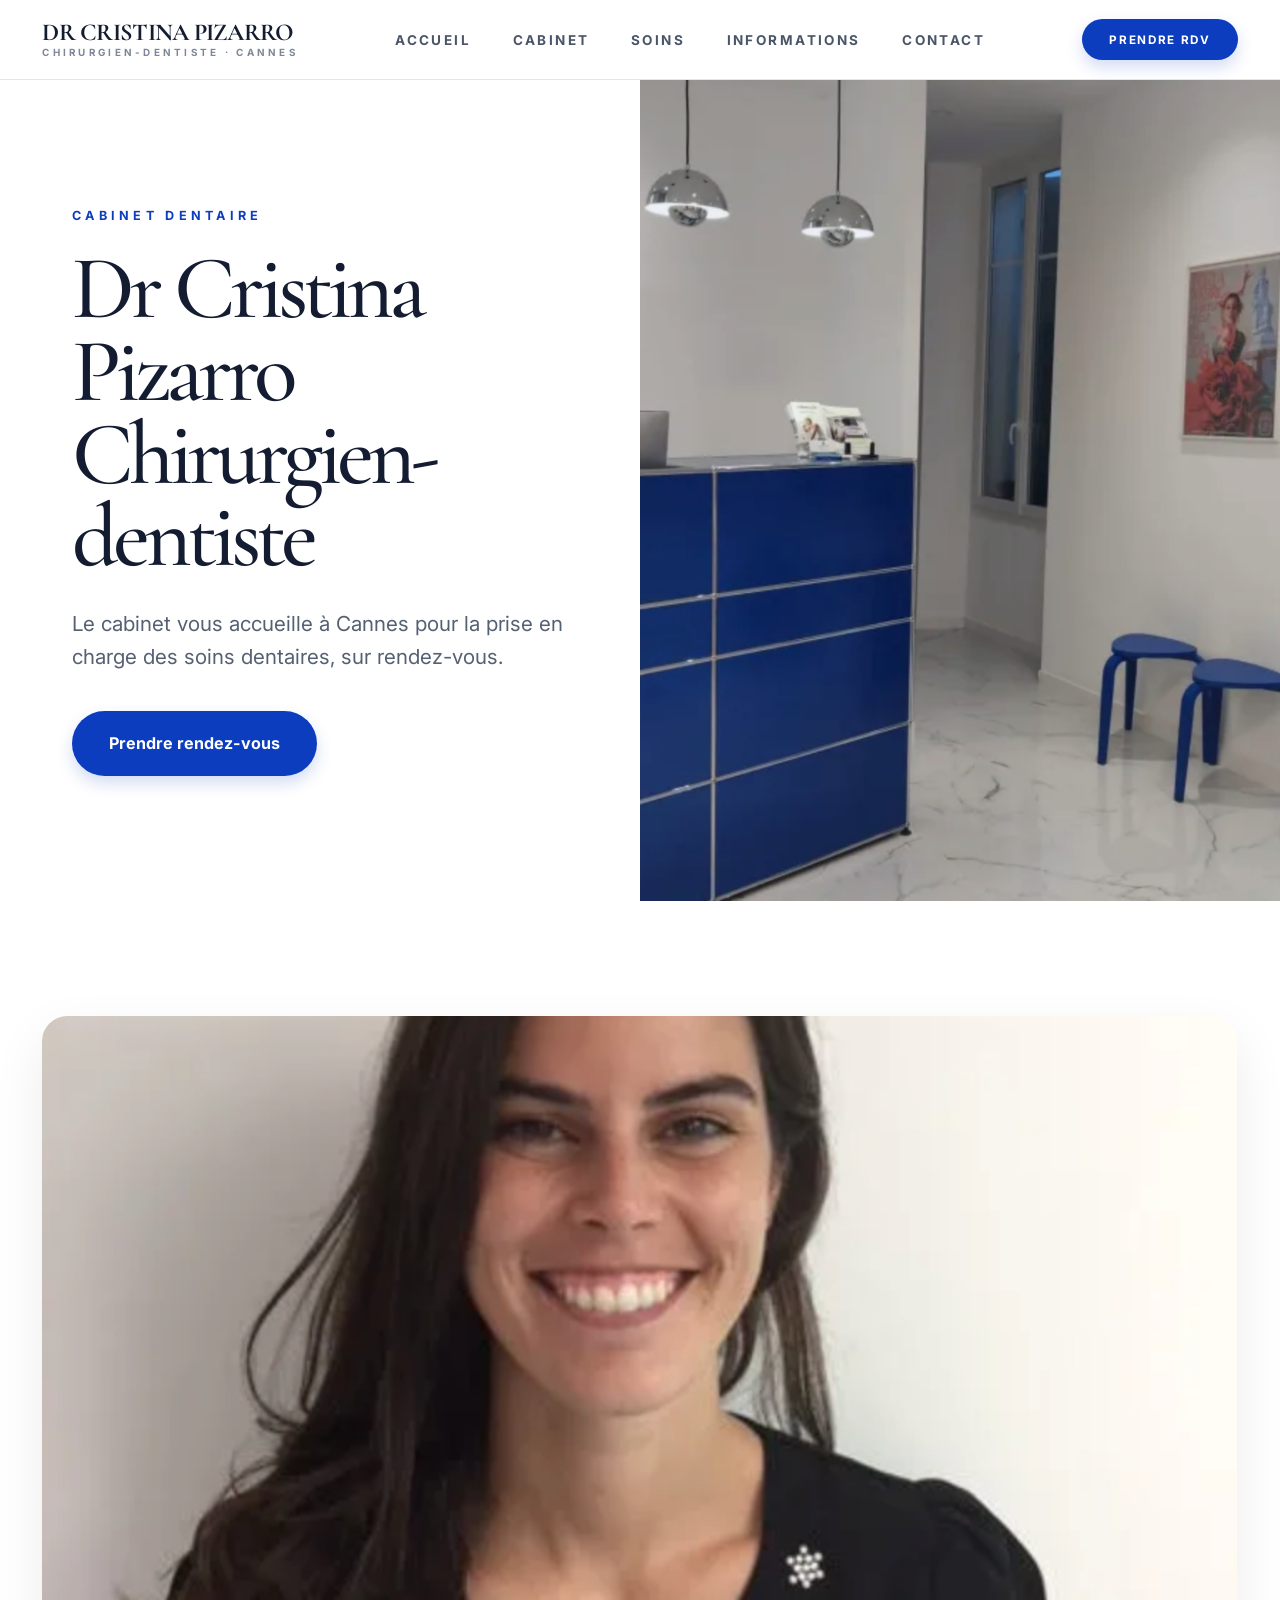
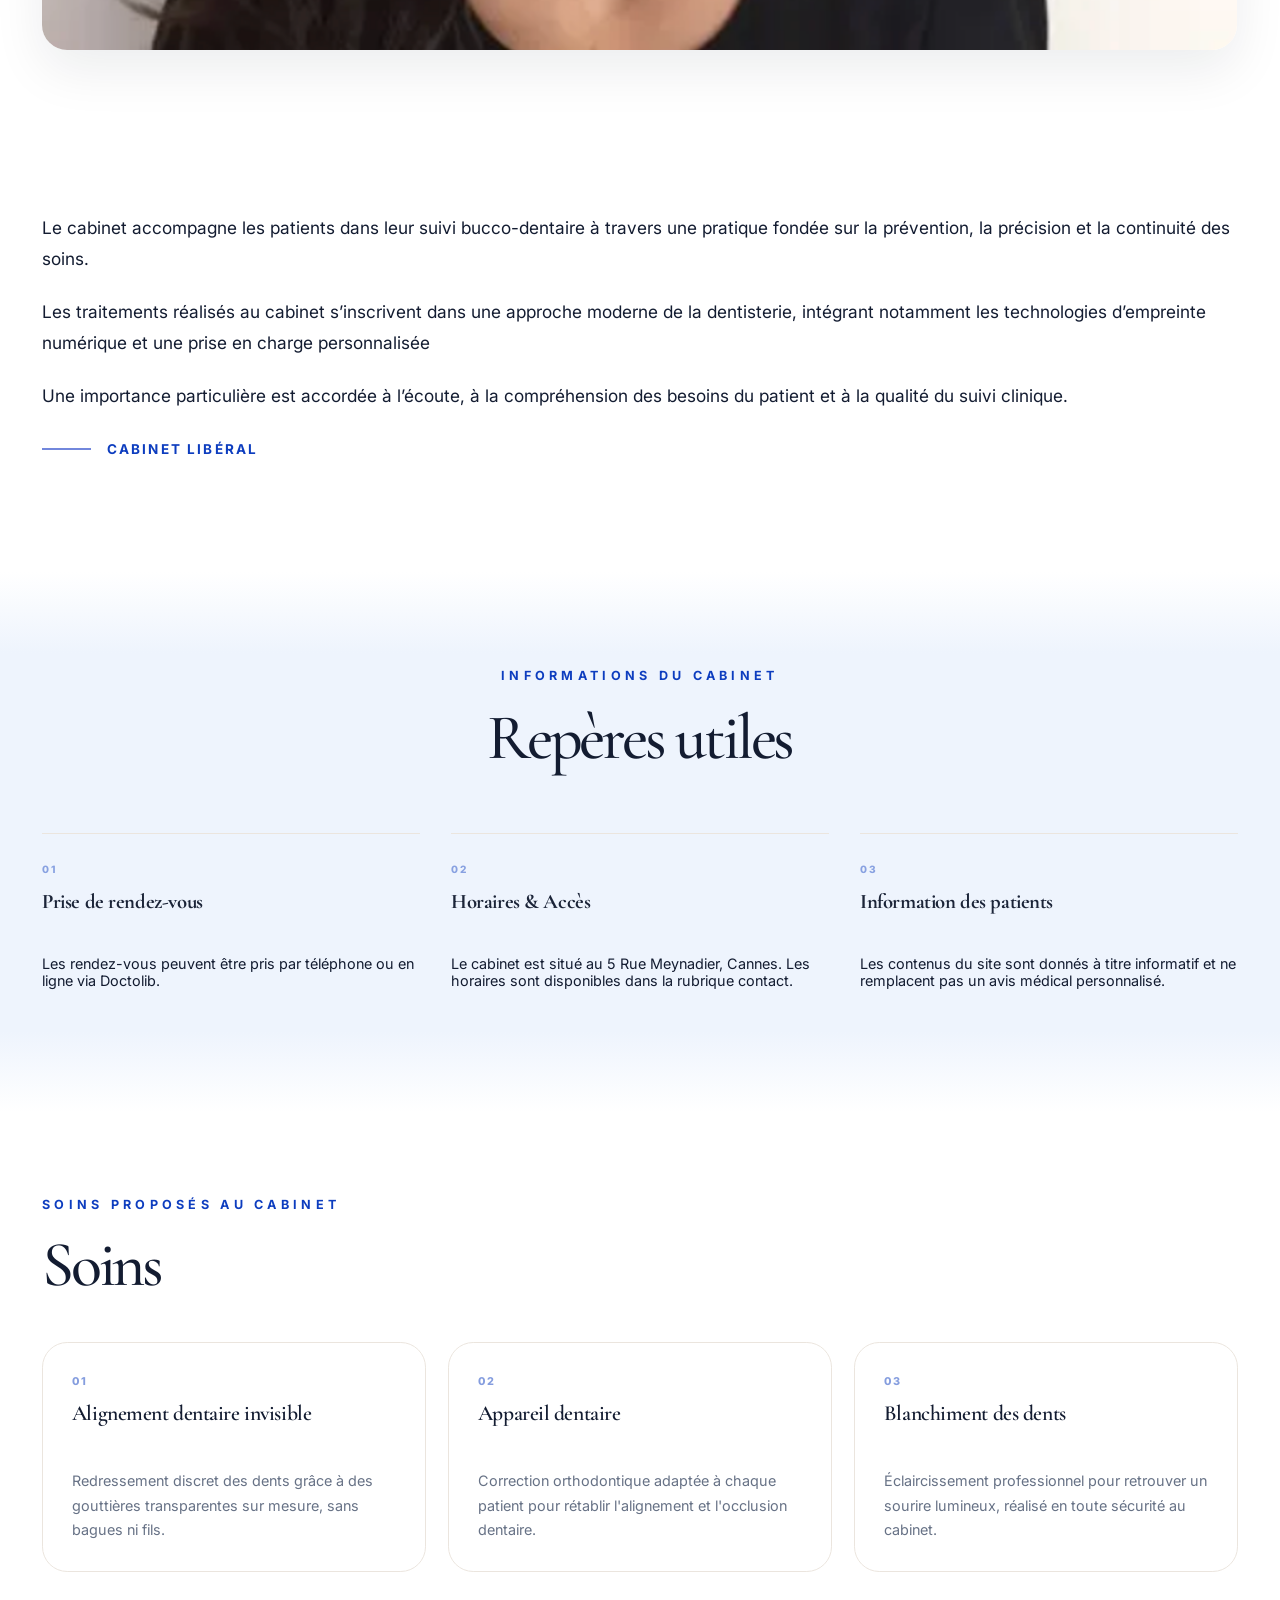
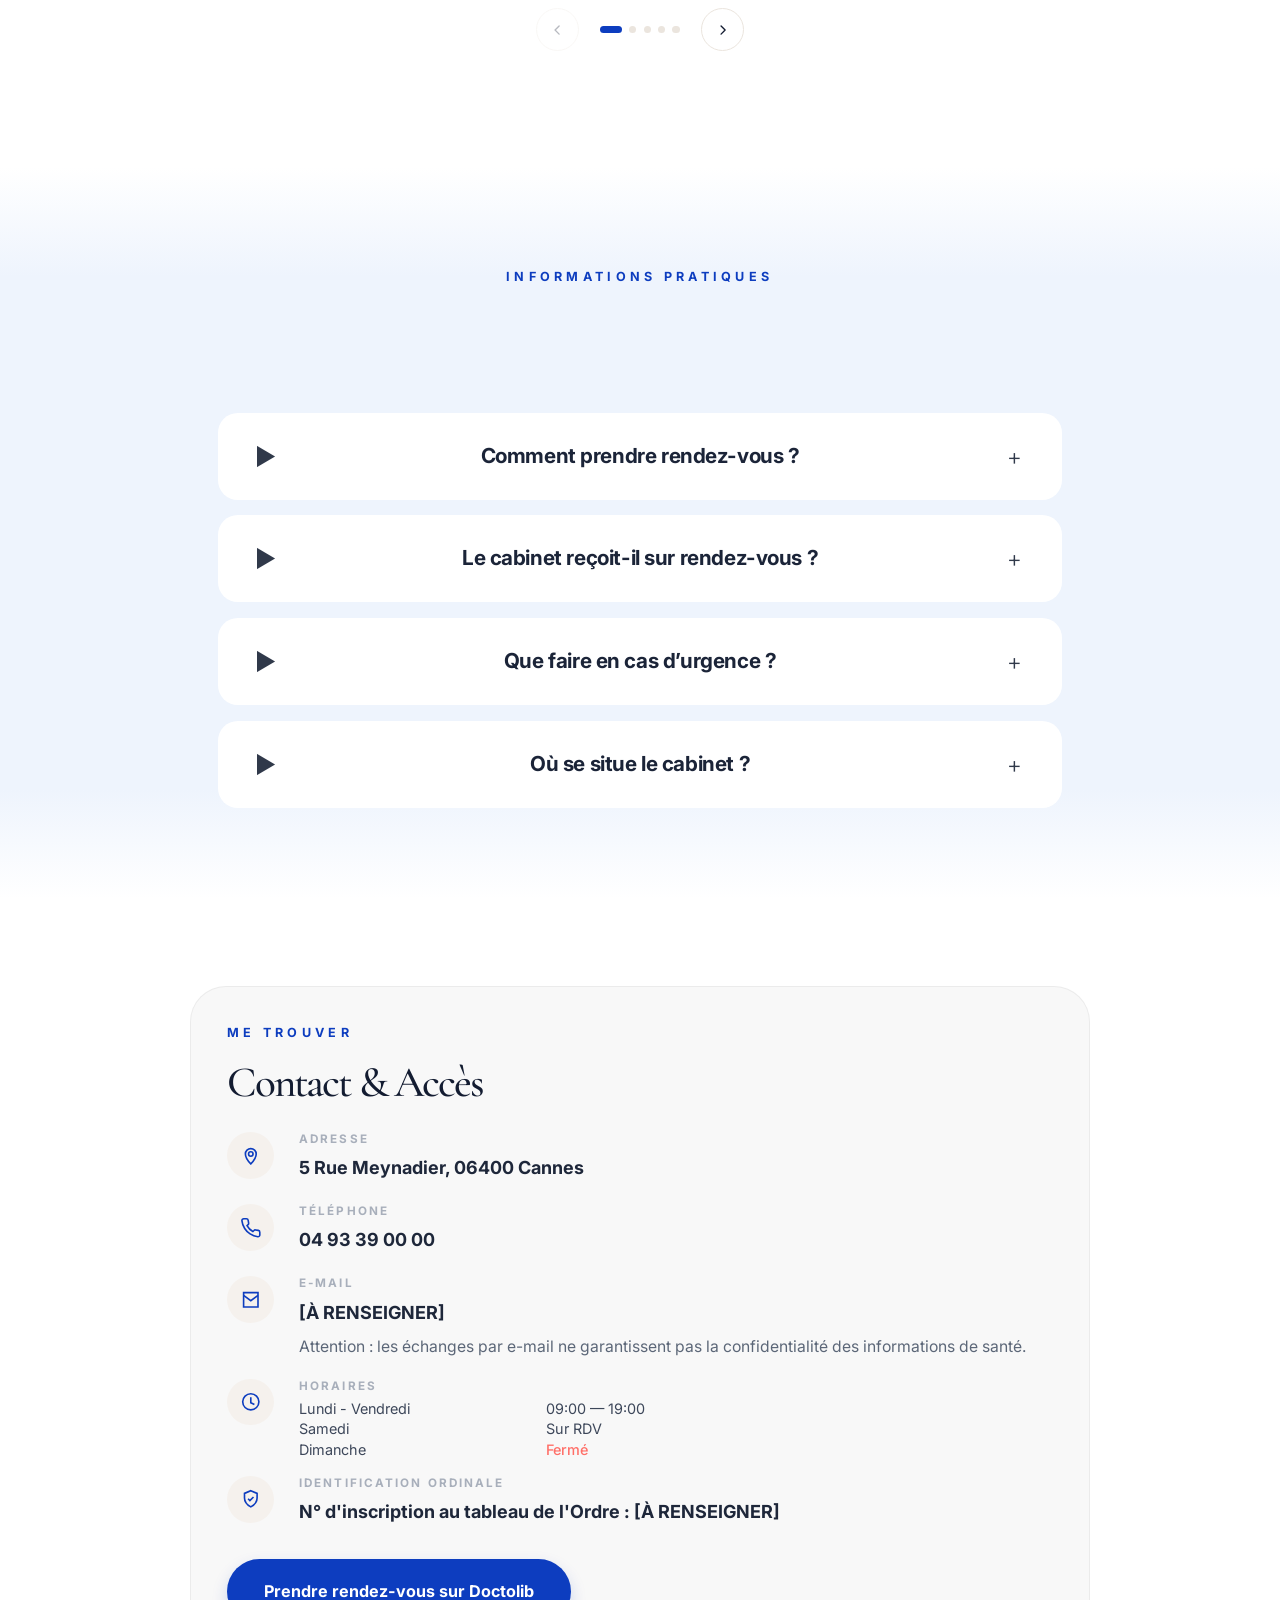
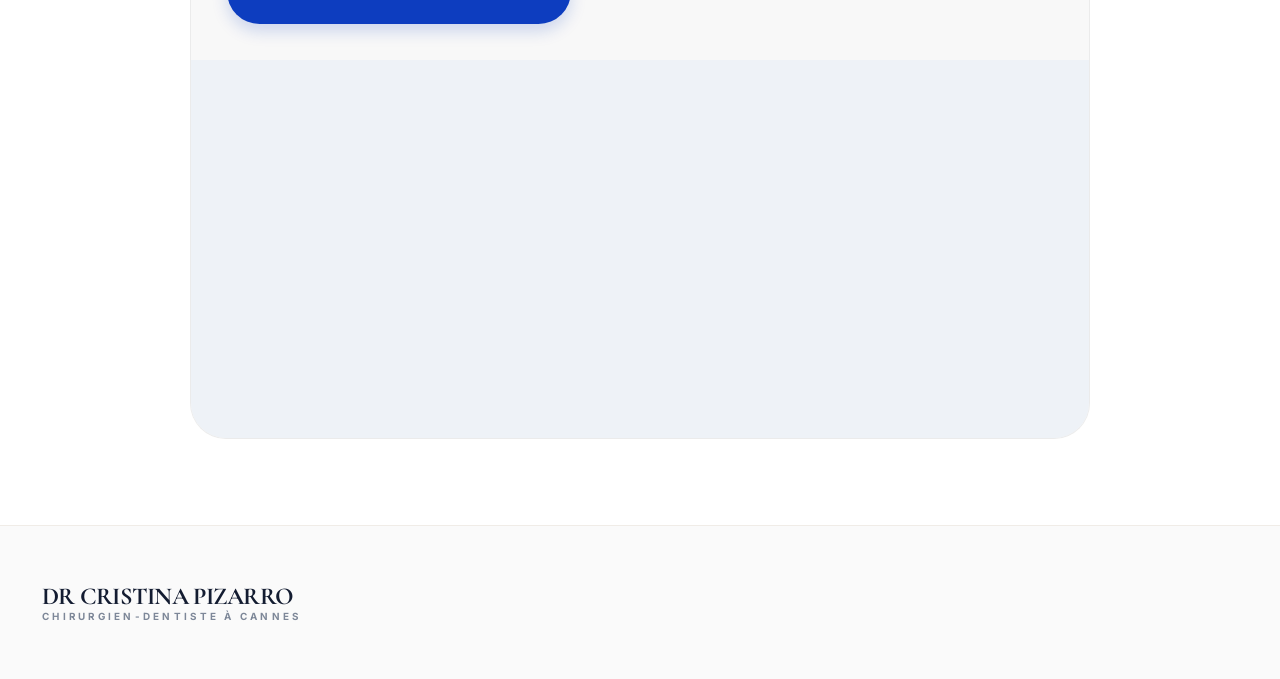
<file: index.html>
<!DOCTYPE html>
<html lang="fr">
  <head>
    <meta charset="UTF-8" />
    <meta name="viewport" content="width=device-width, initial-scale=1.0" />
    <title>Dr Cristina Pizarro — Chirurgien-dentiste</title>
    <link rel="preconnect" href="https://fonts.googleapis.com" />
    <link rel="preconnect" href="https://fonts.gstatic.com" crossorigin />
    <link rel="stylesheet" href="style.css" />
    <link
      href="https://fonts.googleapis.com/css2?family=Inter:wght@300;400;500;600;700;800&family=Cormorant+Garamond:wght@400;500;600;700&display=swap"
      rel="stylesheet"
    />
  </head>
  <body>
    <header class="site-header">
      <div class="container site-header__inner">
        <a class="brand" href="#accueil">
          <span class="brand__title">DR CRISTINA PIZARRO</span>
          <span class="brand__subtitle">CHIRURGIEN-DENTISTE · CANNES</span>
        </a>

        <nav class="nav">
          <a href="#accueil">Accueil</a>
          <a href="#apropos">Cabinet</a>
          <a href="#soins">Soins</a>
          <a href="#faq">Informations</a>
          <a href="#contact">Contact</a>
        </nav>

        <div class="header-right">
          <a
            class="btn btn--primary btn--sm"
            href="https://www.doctolib.fr/dentiste/cannes/cristina-pizarro-cannes"
            target="_blank"
            rel="noreferrer"
          >
            Prendre RDV
          </a>
          <button class="burger" id="burgerBtn" aria-label="Menu" aria-expanded="false">
            <span></span>
            <span></span>
            <span></span>
          </button>
        </div>
      </div>
    </header>

    <!-- Menu mobile overlay -->
    <div class="mobile-menu" id="mobileMenu" aria-hidden="true">
      <nav class="mobile-menu__nav">
        <a href="#accueil" class="mobile-menu__link">Accueil</a>
        <a href="#apropos" class="mobile-menu__link">Cabinet</a>
        <a href="#soins" class="mobile-menu__link">Soins</a>
        <a href="#faq" class="mobile-menu__link">Informations</a>
        <a href="#contact" class="mobile-menu__link">Contact</a>
      </nav>
      <a
        class="btn btn--primary mobile-menu__cta"
        href="https://www.doctolib.fr/dentiste/cannes/cristina-pizarro-cannes"
        target="_blank"
        rel="noreferrer"
      >
        Prendre rendez-vous
      </a>
    </div>

    <main>
      <section class="hero" id="accueil">
        <div class="hero__grid">
          <div class="hero__left">
            <div class="hero__content">
              <span class="eyebrow">Cabinet dentaire</span>
              <h1>
                Dr Cristina Pizarro<br />
                Chirurgien-dentiste
              </h1>
              <p>
                Le cabinet vous accueille à Cannes pour la prise en charge des soins dentaires,
                sur rendez-vous.
              </p>
              <div class="hero__actions">
                <a
                  class="btn btn--primary"
                  href="https://www.doctolib.fr/dentiste/cannes/cristina-pizarro-cannes"
                  target="_blank"
                  rel="noreferrer"
                >
                  Prendre rendez-vous
                </a>
              </div>
            </div>
          </div>

          <div class="hero__right">
            <img
              src="cabinet.png"
              alt="Cabinet dentaire"
              class="hero__image"
            />
          </div>
        </div>
      </section>

      <section class="section about" id="apropos">
        <div class="container about__grid">
          <div class="portrait-card">
            <img src="photo.png" alt="Dr Cristina Pizarro" />
          </div>

          <div class="about__text">
            <h2>La praticienne</h2>
            <p>
              Le cabinet accompagne les patients dans leur suivi bucco-dentaire à travers une pratique fondée sur la prévention, la précision et la continuité des soins.
            </p>
            <p>
              Les traitements réalisés au cabinet s’inscrivent dans une approche moderne de la dentisterie, intégrant notamment les technologies d’empreinte numérique et une prise en charge personnalisée
            </p>
            <p>
              Une importance particulière est accordée à l’écoute, à la compréhension des besoins du patient et à la qualité du suivi clinique.
            </p>
            <div class="mini-label">Cabinet libéral</div>
          </div>
        </div>
      </section>

      <section class="section why" id="reperes">
        <div class="container">
          <div class="why__head">
            <span class="eyebrow">Informations du cabinet</span>
            <h2 class="section-title" style="margin-top: 24px">
              Repères utiles
            </h2>
          </div>

          <div class="why__cards">
            <article class="card">
              <div class="card__num">01</div>
              <h3 class="serif">Prise de rendez-vous</h3>
              <p>
                Les rendez-vous peuvent être pris par téléphone ou en ligne via Doctolib.
              </p>
            </article>

            <article class="card">
              <div class="card__num">02</div>
              <h3 class="serif">Horaires & Accès</h3>
              <p>
                Le cabinet est situé au 5 Rue Meynadier, Cannes. Les horaires sont disponibles dans la rubrique contact.
              </p>
            </article>

            <article class="card">
              <div class="card__num">03</div>
              <h3 class="serif">Information des patients</h3>
              <p>
                Les contenus du site sont donnés à titre informatif et ne remplacent pas un avis médical personnalisé.
              </p>
            </article>
          </div>
        </div>
      </section>

      <section class="section care" id="soins">
        <div class="container">
          <div class="care__head">
            <div>
              <span class="eyebrow">Soins proposés au cabinet</span>
              <h2 class="section-title" style="margin-top: 22px">
                Soins
              </h2>
            </div>
          </div>

          <div class="carousel-wrapper">
            <div class="carousel-track" id="carouselTrack">
              <div class="carousel-item">
                <div class="carousel-item__number">01</div>
                <h3 class="carousel-item__title serif">Alignement dentaire invisible</h3>
                <p class="carousel-item__desc">Redressement discret des dents grâce à des gouttières transparentes sur mesure, sans bagues ni fils.</p>
              </div>
              <div class="carousel-item">
                <div class="carousel-item__number">02</div>
                <h3 class="carousel-item__title serif">Appareil dentaire</h3>
                <p class="carousel-item__desc">Correction orthodontique adaptée à chaque patient pour rétablir l'alignement et l'occlusion dentaire.</p>
              </div>
              <div class="carousel-item">
                <div class="carousel-item__number">03</div>
                <h3 class="carousel-item__title serif">Blanchiment des dents</h3>
                <p class="carousel-item__desc">Éclaircissement professionnel pour retrouver un sourire lumineux, réalisé en toute sécurité au cabinet.</p>
              </div>
              <div class="carousel-item">
                <div class="carousel-item__number">04</div>
                <h3 class="carousel-item__title serif">Bruxisme</h3>
                <p class="carousel-item__desc">Prise en charge du grincement des dents par gouttière de protection et suivi personnalisé.</p>
              </div>
              <div class="carousel-item">
                <div class="carousel-item__number">05</div>
                <h3 class="carousel-item__title serif">Chirurgie des gencives</h3>
                <p class="carousel-item__desc">Interventions parodontales pour traiter les pathologies gingivales et restaurer une santé bucco-dentaire durable.</p>
              </div>
              <div class="carousel-item">
                <div class="carousel-item__number">06</div>
                <h3 class="carousel-item__title serif">Couronne dentaire</h3>
                <p class="carousel-item__desc">Reconstitution d'une dent abîmée ou fragilisée par une couronne prothétique esthétique et résistante.</p>
              </div>
              <div class="carousel-item">
                <div class="carousel-item__number">07</div>
                <h3 class="carousel-item__title serif">Détartrage</h3>
                <p class="carousel-item__desc">Nettoyage professionnel pour éliminer le tartre et le plaque, indispensable à la prévention des maladies parodontales.</p>
              </div>
              <div class="carousel-item">
                <div class="carousel-item__number">08</div>
                <h3 class="carousel-item__title serif">Facette dentaire</h3>
                <p class="carousel-item__desc">Fine coque en céramique posée sur la face visible de la dent pour corriger forme, couleur ou légères irrégularités.</p>
              </div>
              <div class="carousel-item">
                <div class="carousel-item__number">09</div>
                <h3 class="carousel-item__title serif">Gingivite</h3>
                <p class="carousel-item__desc">Traitement de l'inflammation gingivale à un stade précoce pour prévenir toute évolution vers une parodontite.</p>
              </div>
              <div class="carousel-item">
                <div class="carousel-item__number">10</div>
                <h3 class="carousel-item__title serif">Gouttière dentaire</h3>
                <p class="carousel-item__desc">Dispositif de protection sur mesure pour protéger les dents la nuit ou lors d'activités sportives.</p>
              </div>
              <div class="carousel-item">
                <div class="carousel-item__number">11</div>
                <h3 class="carousel-item__title serif">Implantologie dentaire</h3>
                <p class="carousel-item__desc">Remplacement d'une dent manquante par un implant en titane offrant confort, stabilité et esthétique optimaux.</p>
              </div>
              <div class="carousel-item">
                <div class="carousel-item__number">12</div>
                <h3 class="carousel-item__title serif">Prothèse dentaire fixe ou amovible</h3>
                <p class="carousel-item__desc">Solutions prothétiques adaptées pour restaurer la fonction masticatoire et l'esthétique du sourire.</p>
              </div>
              <div class="carousel-item">
                <div class="carousel-item__number">13</div>
                <h3 class="carousel-item__title serif">Prothèse sur implant</h3>
                <p class="carousel-item__desc">Couronne ou bridge fixé sur implant pour un résultat naturel et une tenue optimale au quotidien.</p>
              </div>
              <div class="carousel-item">
                <div class="carousel-item__number">14</div>
                <h3 class="carousel-item__title serif">Surfaçage</h3>
                <p class="carousel-item__desc">Nettoyage en profondeur des racines dentaires pour traiter la parodontite et stabiliser la santé des gencives.</p>
              </div>
            </div>

            <div class="carousel-controls">
              <button class="carousel-btn" id="carouselPrev" aria-label="Précédent">
                <svg viewBox="0 0 24 24" fill="none" stroke="currentColor" stroke-width="2" stroke-linecap="round" stroke-linejoin="round">
                  <polyline points="15 18 9 12 15 6"/>
                </svg>
              </button>
              <div class="carousel-dots" id="carouselDots"></div>
              <button class="carousel-btn" id="carouselNext" aria-label="Suivant">
                <svg viewBox="0 0 24 24" fill="none" stroke="currentColor" stroke-width="2" stroke-linecap="round" stroke-linejoin="round">
                  <polyline points="9 18 15 12 9 6"/>
                </svg>
              </button>
            </div>
          </div>
        </div>
      </section>

      <section class="section faq" id="faq">
        <div class="container">
          <div class="faq__head">
            <span class="eyebrow">Informations pratiques</span>
            <h2 class="section-title" style="margin-top: 20px">
              Questions fréquentes
            </h2>
          </div>

          <div class="faq__list">
            <article class="faq-item">
              <button class="faq-trigger" type="button">
                <span class="faq-arrow">▶</span>
                <span class="faq-question">Comment prendre rendez-vous ?</span>
                <span class="faq-plus">+</span>
              </button>
              <div class="faq-answer">
                Les rendez-vous peuvent être pris par téléphone ou via Doctolib.
              </div>
            </article>

            <article class="faq-item">
              <button class="faq-trigger" type="button">
                <span class="faq-arrow">▶</span>
                <span class="faq-question">Le cabinet reçoit-il sur rendez-vous ?</span>
                <span class="faq-plus">+</span>
              </button>
              <div class="faq-answer">
                Oui, les consultations au cabinet se font sur rendez-vous.
              </div>
            </article>

            <article class="faq-item">
              <button class="faq-trigger" type="button">
                <span class="faq-arrow">▶</span>
                <span class="faq-question">Que faire en cas d’urgence ?</span>
                <span class="faq-plus">+</span>
              </button>
              <div class="faq-answer">
                En cas d’urgence, il convient de contacter directement le cabinet par téléphone.
              </div>
            </article>

            <article class="faq-item">
              <button class="faq-trigger" type="button">
                <span class="faq-arrow">▶</span>
                <span class="faq-question">Où se situe le cabinet ?</span>
                <span class="faq-plus">+</span>
              </button>
              <div class="faq-answer">
                Le cabinet est situé au 5 Rue Meynadier, 06400 Cannes.
              </div>
            </article>
          </div>
        </div>
      </section>

      <section class="section contact" id="contact">
        <div class="container">
          <div class="contact-card">
            <div class="contact-card__left">
              <span class="eyebrow">Me trouver</span>
              <h2>Contact & Accès</h2>

              <div class="contact-info">
                <div class="contact-info__row">
                  <div class="contact-info__icon">
                    <svg viewBox="0 0 24 24">
                      <path d="M12 21s6-6 6-11a6 6 0 1 0-12 0c0 5 6 11 6 11z" />
                      <circle cx="12" cy="10" r="2.5" />
                    </svg>
                  </div>
                  <div>
                    <div class="contact-info__label">Adresse</div>
                    <div class="contact-info__value">
                      <strong>5 Rue Meynadier, 06400 Cannes</strong>
                    </div>
                  </div>
                </div>

                <div class="contact-info__row">
                  <div class="contact-info__icon">
                    <svg viewBox="0 0 24 24">
                      <path d="M22 16.9v3a2 2 0 0 1-2.2 2 19.8 19.8 0 0 1-8.6-3.1A19.4 19.4 0 0 1 5.2 12.8 19.8 19.8 0 0 1 2.1 4.1 2 2 0 0 1 4.1 2h3a2 2 0 0 1 2 1.7l.5 3a2 2 0 0 1-.6 1.8L7.8 9.7a16 16 0 0 0 6.5 6.5l1.2-1.2a2 2 0 0 1 1.8-.6l3 .5A2 2 0 0 1 22 16.9z"/>
                    </svg>
                  </div>
                  <div>
                    <div class="contact-info__label">Téléphone</div>
                    <div class="contact-info__value">
                      <strong>04 93 39 00 00</strong>
                    </div>
                  </div>
                </div>

                <div class="contact-info__row">
                  <div class="contact-info__icon">
                    <svg viewBox="0 0 24 24">
                      <path d="M4 4h16v16H4z" />
                      <path d="M4 7l8 6 8-6" />
                    </svg>
                  </div>
                  <div>
                    <div class="contact-info__label">E-mail</div>
                    <div class="contact-info__value">
                      <strong>[À RENSEIGNER]</strong><br />
                      <small>Attention : les échanges par e-mail ne garantissent pas la confidentialité des informations de santé.</small>
                    </div>
                  </div>
                </div>

                <div class="contact-info__row">
                  <div class="contact-info__icon">
                    <svg viewBox="0 0 24 24">
                      <circle cx="12" cy="12" r="9" />
                      <path d="M12 7v6l4 2" />
                    </svg>
                  </div>
                  <div>
                    <div class="contact-info__label">Horaires</div>
                    <div class="hours">
                      <span>Lundi - Vendredi</span><span>09:00 — 19:00</span>
                      <span>Samedi</span><span>Sur RDV</span>
                      <span>Dimanche</span><span class="closed">Fermé</span>
                    </div>
                  </div>
                </div>

                <div class="contact-info__row">
                  <div class="contact-info__icon">
                    <svg viewBox="0 0 24 24">
                      <path d="M12 3l7 3v5c0 5-3.5 8-7 10-3.5-2-7-5-7-10V6l7-3z" />
                      <path d="M9 12l2 2 4-4" />
                    </svg>
                  </div>
                  <div>
                    <div class="contact-info__label">Identification ordinale</div>
                    <div class="contact-info__value">
                      <strong>N° d'inscription au tableau de l'Ordre : [À RENSEIGNER]</strong>
                    </div>
                  </div>
                </div>
              </div>

              <a
  class="btn btn--primary btn--contact"
  href="https://www.doctolib.fr/dentiste/cannes/cristina-pizarro-cannes"
  target="_blank"
  rel="noreferrer"
>
  Prendre rendez-vous sur Doctolib
</a>
            </div>

            <div class="contact-card__right">
              <iframe
                class="map-iframe"
                src="https://www.google.com/maps/embed?pb=!1m18!1m12!1m3!1d2886.5!2d7.0146!3d43.5527!2m3!1f0!2f0!3f0!3m2!1i1024!2i768!4f13.1!3m3!1m2!1s0x12ce818dc6099943%3A0xd2679136964abca!2s5+Rue+Meynadier%2C+06400+Cannes!5e0!3m2!1sfr!2sfr!4v1"
                width="100%"
                height="100%"
                style="border:0; display:block; width:100%; height:100%; min-height:16rem;"
                allowfullscreen=""
                loading="lazy"
                referrerpolicy="no-referrer-when-downgrade"
                title="Cabinet Dr Cristina Pizarro — 5 rue Meynadier, 06400 Cannes"
              ></iframe>
            </div>
          </div>
        </div>
      </section>
    </main>

    <footer class="footer">
      <div class="container footer__inner">
        <a class="brand" href="#accueil">
          <span class="brand__title">DR CRISTINA PIZARRO</span>
          <span class="brand__subtitle">CHIRURGIEN-DENTISTE À CANNES</span>
        </a>

        <div>
          <nav class="footer-nav">
            <a href="mentions-legales.html">Mentions légales</a>
            <a href="honoraires.html">Honoraires</a>
            <a href="rgpd.html">RGPD</a>
            <a href="https://www.ordre-chirurgiens-dentistes.fr/" target="_blank" rel="noreferrer">
              Ordre des chirurgiens-dentistes
            </a>
          </nav>
          <div class="footer-copy" style="margin-top: 26px; text-align: center">
            © 2024 Dr Cristina Pizarro
          </div>
        </div>
      </div>
    </footer>

    <script>
  document.documentElement.classList.add("is-ready");

  document.querySelectorAll(".faq-trigger").forEach((button) => {
    button.addEventListener("click", () => {
      const item = button.closest(".faq-item");
      item.classList.toggle("active");
    });
  });

  const revealGroups = [
    { selector: ".hero__content > *", base: "reveal", stagger: true },
    { selector: ".hero__image", base: "reveal-zoom" },

    { selector: ".portrait-card", base: "reveal-left" },
    { selector: ".about__text > *", base: "reveal-right", stagger: true },

    { selector: ".why__head > *", base: "reveal", stagger: true },
    { selector: ".why__cards .card", base: "reveal", stagger: true },

    { selector: ".care__head > *", base: "reveal", stagger: true },
    { selector: ".carousel-item", base: "reveal", stagger: true },

    { selector: ".faq__head > *", base: "reveal", stagger: true },
    { selector: ".faq-item", base: "reveal", stagger: true },

    { selector: ".contact-card__left > *", base: "reveal-left", stagger: true },
    { selector: ".contact-card__right", base: "reveal-right" },

    { selector: ".footer .brand", base: "reveal-left" },
    { selector: ".footer-nav a", base: "reveal", stagger: true },
    { selector: ".footer-copy", base: "reveal" }
  ];

  revealGroups.forEach((group) => {
    const elements = document.querySelectorAll(group.selector);

    elements.forEach((el, index) => {
      el.classList.add(group.base);

      if (group.stagger) {
        el.classList.add(`delay-${(index % 6) + 1}`);
      }
    });
  });

  const observer = new IntersectionObserver(
    (entries, obs) => {
      entries.forEach((entry) => {
        if (entry.isIntersecting) {
          entry.target.classList.add("is-visible");
          obs.unobserve(entry.target);
        }
      });
    },
    {
      threshold: 0.14,
      rootMargin: "0px 0px -8% 0px"
    }
  );

  document
    .querySelectorAll(".reveal, .reveal-left, .reveal-right, .reveal-zoom")
    .forEach((el) => observer.observe(el));

  window.addEventListener("load", () => {
    document
      .querySelectorAll(".hero .reveal, .hero .reveal-left, .hero .reveal-right, .hero .reveal-zoom")
      .forEach((el) => {
        el.classList.add("is-visible");
      });
  });

  // ── BURGER MENU ───────────────────────────────────────
  (function () {
    const btn = document.getElementById("burgerBtn");
    const menu = document.getElementById("mobileMenu");

    if (!btn || !menu) return;

    const links = menu.querySelectorAll(".mobile-menu__link, .mobile-menu__cta");

    function openMenu() {
      btn.classList.add("is-open");
      btn.setAttribute("aria-expanded", "true");
      menu.classList.add("is-open");
      menu.setAttribute("aria-hidden", "false");
      document.body.style.overflow = "hidden";
    }

    function closeMenu() {
      btn.classList.remove("is-open");
      btn.setAttribute("aria-expanded", "false");
      menu.classList.remove("is-open");
      menu.setAttribute("aria-hidden", "true");
      document.body.style.overflow = "";
    }

    btn.addEventListener("click", () => {
      btn.classList.contains("is-open") ? closeMenu() : openMenu();
    });

    links.forEach((link) => {
      link.addEventListener("click", closeMenu);
    });

    menu.addEventListener("click", (e) => {
      if (e.target === menu) closeMenu();
    });

    document.addEventListener("keydown", (e) => {
      if (e.key === "Escape") closeMenu();
    });
  })();

  // ── CAROUSEL ──────────────────────────────────────────
  (function () {
    const track = document.getElementById("carouselTrack");
    const dotsContainer = document.getElementById("carouselDots");
    const btnPrev = document.getElementById("carouselPrev");
    const btnNext = document.getElementById("carouselNext");

    if (!track || !dotsContainer || !btnPrev || !btnNext) return;

    const items = Array.from(track.querySelectorAll(".carousel-item"));

    let current = 0;
    let ipv = getIPV();
    let maxIndex = 0;

    function getIPV() {
      if (window.innerWidth < 640) return 1;
      if (window.innerWidth < 1024) return 2;
      return 3;
    }

    function recalc() {
      ipv = getIPV();
      maxIndex = Math.max(0, items.length - ipv);
      current = Math.min(current, maxIndex);
    }

    function step(dir) {
      goTo(current + dir * ipv);
    }

    function goTo(index) {
      current = Math.max(0, Math.min(index, maxIndex));

      const itemWidth = items[0].getBoundingClientRect().width;
      const gap = parseFloat(getComputedStyle(track).gap) || 0;
      track.style.transform = `translateX(-${current * (itemWidth + gap)}px)`;

      updateDots();
      updateActiveItems();

      btnPrev.disabled = current === 0;
      btnNext.disabled = current >= maxIndex;
    }

    function updateActiveItems() {
      items.forEach((item, i) => {
        item.classList.toggle("is-active", i >= current && i < current + ipv);
      });
    }

    function buildDots() {
      dotsContainer.innerHTML = "";
      const pages = Math.ceil(items.length / ipv);

      for (let i = 0; i < pages; i++) {
        const d = document.createElement("button");
        d.className = "carousel-dot";
        d.setAttribute("aria-label", "Page " + (i + 1));

        d.addEventListener("click", () => {
          stopAuto();
          goTo(i * ipv);
          startAuto();
        });

        dotsContainer.appendChild(d);
      }

      updateDots();
    }

    function updateDots() {
      const page = Math.floor(current / ipv);

      document.querySelectorAll(".carousel-dot").forEach((d, i) => {
        d.classList.toggle("is-active", i === page);
      });
    }

    track.addEventListener(
      "wheel",
      (e) => {
        if (Math.abs(e.deltaX) > Math.abs(e.deltaY) || e.shiftKey) {
          e.preventDefault();
          const delta = e.deltaX || e.deltaY;
          if (delta > 30) goTo(current + ipv);
          else if (delta < -30) goTo(current - ipv);
        }
      },
      { passive: false }
    );

    let startX = 0;
    let dragging = false;

    track.addEventListener("pointerdown", (e) => {
      startX = e.clientX;
      dragging = true;
      track.setPointerCapture(e.pointerId);
    });

    track.addEventListener("pointermove", (e) => {
      if (!dragging) return;
      const gap = parseFloat(getComputedStyle(track).gap) || 0;
      const w = items[0].getBoundingClientRect().width + gap;
      const diff = startX - e.clientX;
      track.style.transform = `translateX(-${current * w + diff}px)`;
    });

    track.addEventListener("pointerup", (e) => {
      if (!dragging) return;
      dragging = false;
      const diff = startX - e.clientX;
      const threshold = items[0].getBoundingClientRect().width * 0.2;
      if (diff > threshold) goTo(current + 1);
      else if (diff < -threshold) goTo(current - 1);
      else goTo(current);
    });

    btnPrev.addEventListener("click", () => { step(-1); });
    btnNext.addEventListener("click", () => { step(1); });

    window.addEventListener("resize", () => {
      recalc();
      buildDots();
      goTo(current);
    });

    recalc();
    buildDots();
    goTo(0);
  })();
</script>
  </body>
</html>
</file>
<file: style.css>
:root {
  --bg: #f7f5f3;
  --bg-soft: #f1eeeb;
  --surface: #ffffff;
  --surface-2: #faf8f6;
  --line: #ebe5de;
  --line-soft: #f0ebe5;
  --text: #131c31;
  --muted: #677286;
  --muted-soft: #adb4c0;
  --blue: #0d3dbf;
  --blue-hover: #0a33a2;
  --map: #d7dde5;
  --danger: #ff6f68;
  --shadow-lg: 0 1.375rem 3.625rem rgba(17, 24, 39, 0.08);
  --shadow-md: 0 1.125rem 2.25rem rgba(17, 24, 39, 0.07);
  --radius-2xl: 2.5rem;
  --radius-xl: 2rem;
  --radius-lg: 1.75rem;
  --radius-md: 1.375rem;
  --container: 83rem;
}

* {
  box-sizing: border-box;
  margin: 0;
  padding: 0;
}

html {
  scroll-behavior: smooth;
  font-size: 90%;
}

body {
  font-family: "Inter", sans-serif;
  background: #ffffff;
  color: var(--text);
}

img {
  display: block;
  max-width: 100%;
}

a {
  color: inherit;
  text-decoration: none;
}

button,
input,
textarea {
  font: inherit;
}

.container {
  width: min(calc(100% - 4rem), var(--container));
  margin: 0 auto;
}

.serif {
  font-family: "Cormorant Garamond", serif;
}

.eyebrow {
  display: inline-block;
  font-size: 0.875rem;
  line-height: 1;
  letter-spacing: 0.34em;
  text-transform: uppercase;
  font-weight: 700;
  color: var(--blue);
}

.section {
  padding: 8rem 0;
}

.site-header {
  position: sticky;
  top: 0;
  z-index: 100;
  background: rgba(255, 255, 255, 0.94);
  backdrop-filter: blur(0.75rem);
  border-bottom: 1px solid var(--line);
}

.site-header__inner {
  height: 5.5rem;
  display: flex;
  align-items: center;
  justify-content: space-between;
  gap: 0;
}

.brand {
  display: flex;
  flex-direction: column;
  gap: 0.125rem;
  min-width: 15.5rem;
  flex-shrink: 0;
}


.brand__title {
  font-family: "Cormorant Garamond", serif;
  font-size: 1.6875rem;
  line-height: 0.95;
  font-weight: 700;
  letter-spacing: -0.03em;
}

.brand__subtitle {
  font-size: 0.6875rem;
  letter-spacing: 0.33em;
  text-transform: uppercase;
  color: #7d8798;
  font-weight: 700;
}

.nav {
  display: flex;
  align-items: center;
  gap: 2.875rem;
  flex: 1;
  justify-content: center;
}

.nav a {
  font-size: 0.9375rem;
  text-transform: uppercase;
  letter-spacing: 0.18em;
  font-weight: 700;
  color: #4b5568;
  transition: color 0.2s ease;
}

.nav a:hover {
  color: var(--blue);
}

.btn {
  display: inline-flex;
  align-items: center;
  justify-content: center;
  border-radius: 62.4375rem;
  border: 1px solid transparent;
  min-height: 4.5rem;
  padding: 0 2.5rem;
  font-size: 1.125rem;
  font-weight: 700;
  transition: 0.22s ease;
  cursor: pointer;
  white-space: nowrap;
}

.btn--sm {
  min-height: 2.875rem;
  padding: 0 1.8125rem;
  font-size: 0.8125rem;
  letter-spacing: 0.14em;
  text-transform: uppercase;
}

.btn--primary {
  background: var(--blue);
  color: white;
  box-shadow: 0 0.5rem 1.125rem rgba(13, 61, 191, 0.18);
}

.btn--primary:hover {
  background: var(--blue-hover);
  transform: translateY(-0.0625rem);
}

.btn--secondary {
  border: 2px solid #002FA7;
  color: #002FA7;
  background: transparent;
  transition: all 0.3s ease;
}

.btn--secondary:hover {
  background: #002FA7;
  color: white;
}

.hero {
  padding: 0;
}

.hero__grid {
  min-height: calc(100vh - 5.5rem);
  display: grid;
  grid-template-columns: 1fr 1fr;
}

.hero__left {
  background: #ffffff;
  display: flex;
  align-items: center;
}

.hero__right {
  position: relative;
  overflow: hidden;
}

.hero__image {
  width: 100%;
  height: 100%;
  object-fit: cover;
}

.hero__right::after {
  content: "";
  position: absolute;
  inset: 0;
  background: rgba(13, 61, 191, 0.08); /* léger bleu */
}

.hero__content {
  width: min(100%, 44rem);
  margin: 0;
  padding: 5rem 3.5rem 5rem 5rem;
}

.hero h1 {
  margin-top: 1.75rem;
  font-family: "Cormorant Garamond", serif;
  font-size: clamp(4.5rem, 7.2vw, 6.25rem);
  line-height: 0.92;
  letter-spacing: -0.055em;
  font-weight: 500;
}

.hero h1 em {
  font-style: italic;
  font-weight: 400;
}

.hero p {
  max-width: 35rem;
  margin-top: 2rem;
  font-size: 1.4375rem;
  line-height: 1.58;
  color: #556173;
}

.hero__actions {
  display: flex;
  gap: 1rem;
  flex-wrap: wrap;
  margin-top: 2.625rem;
}

.hero__sparkle {
  position: absolute;
  inset: 0;
  display: grid;
  place-items: center;
  opacity: 0.34;
}

.hero__sparkle svg {
  width: 9.375rem;
  height: 9.375rem;
}

.about {
  padding-top: 8rem;
}

.about__grid {
  display: grid;
  grid-template-columns: 1.02fr 1fr;
  gap: 5.5rem;
  align-items: center;
}

.portrait-card {
  position: relative;
  border-radius: 1.75rem;
  overflow: hidden;
  box-shadow: var(--shadow-lg);
  height: 44rem;
}

.portrait-card img {
  width: 100%;
  height: 100%;
  object-fit: cover;
  display: block;
}

.portrait-card__top {
  height: 17.875rem;
  background: var(--bg-soft);
  display: flex;
  flex-direction: column;
  align-items: center;
  justify-content: center;
  gap: 1.5rem;
  border-top-left-radius: 1.75rem;
  border-top-right-radius: 1.75rem;
}

.portrait-card__bottom {
  height: 26.375rem;
  border-bottom-left-radius: 1.75rem;
  border-bottom-right-radius: 1.75rem;
  overflow: hidden; /* 🔥 important */
}

.portrait-card__bottom img {
  width: 100%;
  height: 100%;
  object-fit: cover;
}

.portrait-icon {
  width: 6.5rem;
  height: 6.5rem;
  border: 0.3125rem solid #c9d0d8;
  border-radius: 50%;
  position: relative;
}

.portrait-icon::before,
.portrait-icon::after {
  content: "";
  position: absolute;
  left: 50%;
  transform: translateX(-50%);
  border: 0.3125rem solid #c9d0d8;
}

.portrait-icon::before {
  top: 1.125rem;
  width: 2rem;
  height: 2rem;
  border-radius: 50%;
}

.portrait-icon::after {
  bottom: 0.875rem;
  width: 3.75rem;
  height: 1.75rem;
  border-top-left-radius: 2.5rem;
  border-top-right-radius: 2.5rem;
  border-bottom: none;
}

.portrait-name {
  color: #9ba5b2;
  font-size: 1.1875rem;
  font-style: italic;
}

.about h2,
.section-title {
  font-family: "Cormorant Garamond", serif;
  font-size: clamp(3.5rem, 5vw, 4.75rem);
  line-height: 0.96;
  letter-spacing: -0.05em;
  font-weight: 500;
}

.about__text {
  display: flex;
  flex-direction: column;
  gap: 1.5rem;
}

.about__text p {
  font-size: 1.2rem;
  line-height: 1.8;
}

.experience__intro,
.card p,
.care-card p,

.care__cta {
  max-width: 600px;
  margin-top: 40px;
}

.care__cta p {
  font-size: 1.8rem;
  line-height: 1.6;
  color: #5c6778;
  margin-bottom: 24px;
}

.care__cta .btn {
  transition: transform 0.35s cubic-bezier(0.22, 1, 0.36, 1),
              box-shadow 0.35s ease;
}

/* HOVER */
.care__cta .btn:hover {
  transform: translateY(-3px) scale(1.03);
  box-shadow: 0 12px 30px rgba(0, 0, 0, 0.12);
}

.contact-info__value,
.faq-answer {
  font-size: 1.3125rem;
  line-height: 1.58;
  color: #5c6778;
}

.mini-label {
  margin-top: 0.625rem;
  display: flex;
  align-items: center;
  gap: 1.125rem;
  color: var(--blue);
  text-transform: uppercase;
  letter-spacing: 0.16em;
  font-size: 0.9375rem;
  font-weight: 700;
}

.mini-label::before {
  content: "";
  width: 3.375rem;
  height: 0.125rem;
  background: #7287dc;
}

.why {
  text-align: center;
  padding-top: 6.5rem;
  padding-bottom: 6.5rem;
}

.why__head {
  max-width: 100%;
  margin: 0 auto 4.5rem;
}

.why__cards {
  display: grid;
  grid-template-columns: repeat(3, 1fr);
  gap: 2.125rem;
}

.card {
  background: transparent;
  border-radius: 0;
  padding: 2rem 0 2rem;
  min-height: auto;
  text-align: left;
  border-top: 1px solid var(--line);
  box-shadow: none;
  cursor: default;
}

.card__num {
  font-size: 0.7rem;
  font-weight: 800;
  letter-spacing: 0.22em;
  color: var(--blue);
  opacity: 0.45;
  margin-bottom: 1rem;
}

/* Désactiver tous les effets hover dominateurs */
.why__cards:hover .card {
  opacity: 1;
  transform: none;
  transition: none;
}

.why__cards .card:hover {
  opacity: 1;
  transform: none;
  background: transparent;
  box-shadow: none;
}

.why__cards .card:hover h3,
.why__cards .card:hover p {
  color: inherit;
}

.icon-box {
  display: none;
}

.card h3,
.care-card h3,
.timeline-item__title,
.exp-row__title,
.faq-question {
  font-size: 1.4375rem;
  line-height: 1.25;
  letter-spacing: -0.02em;
  font-weight: 700;
  color: #1b2438;
}

.care p {
  font-size: 1rem;
  line-height: 1.7;
  max-width: 500px;
}

.care-card p {
  margin-top: 1.125rem;
}

.care {
  padding-top: 5.75rem;
}

.care__head {
  display: flex;
  justify-content: space-between;
  align-items: flex-start;
  gap: 2rem;
  margin-bottom: 3.25rem;
}

.care__link {
  display: inline-block;
  margin-top: 1.25rem;
  font-size: 0.85rem;
  text-transform: uppercase;
  letter-spacing: 0.14em;
  color: var(--blue);
  font-weight: 700;
  padding-bottom: 0.35rem;
}

/* ligne animée */
.care__link::after {
  content: "";
  position: absolute;
  left: 0;
  bottom: 0;
  width: 0%;
  height: 2px;
  background: #002FA7;
  transition: width 0.3s ease;
}

/* hover */
.care__link:hover {
  color: #002FA7;
}

.care__link:hover::after {
  width: 100%;
}

.care__grid {
  display: grid;
  grid-template-columns: repeat(3, 1fr);
  gap: 1.875rem;
}

.care-card {
  border: 1px solid var(--line);
  border-radius: 1.625rem;
  padding: 2rem 2.25rem 2.125rem;
  min-height: 15.25rem;
  background: rgba(255, 255, 255, 0.3);
}

.care-card .icon-box {
  width: 3.25rem;
  height: 3.25rem;
  border-radius: 1rem;
  background: transparent;
  margin-bottom: 1.125rem;
  justify-content: flex-start;
  place-items: start;
}

.care-card .icon-box svg {
  stroke: var(--blue);
}

.experience {
  background: var(--bg-soft);
  padding-top: 6.375rem;
}

.experience__grid {
  display: grid;
  grid-template-columns: 0.92fr 1.08fr;
  gap: 4.375rem;
  align-items: start;
}

.experience__sticky {
  position: sticky;
  top: 7.5rem;
}

.appointment-card {
  margin-top: 2.625rem;
  background: white;
  border-radius: 1.5rem;
  padding: 2.625rem 2.75rem 2.5rem;
}

.appointment-card__top {
  display: flex;
  align-items: center;
  gap: 1.375rem;
  margin-bottom: 1.75rem;
}

.calendar-icon {
  width: 2.625rem;
  height: 2.625rem;
  color: var(--blue);
}

.appointment-card__label {
  color: #b1b7c2;
  text-transform: uppercase;
  letter-spacing: 0.16em;
  font-size: 0.8125rem;
  font-weight: 700;
}

.appointment-card__date {
  margin-top: 0.375rem;
  font-family: "Cormorant Garamond", serif;
  font-size: 1.875rem;
}

.timeline-group + .timeline-group {
  margin-top: 3.25rem;
}

.timeline-title {
  display: flex;
  align-items: center;
  gap: 1rem;
  font-family: "Cormorant Garamond", serif;
  font-size: 2.125rem;
  margin-bottom: 1.875rem;
}

.timeline-title::before {
  content: "";
  width: 2.625rem;
  height: 0.125rem;
  background: #7287dc;
}

.timeline-list {
  position: relative;
  padding-left: 1.125rem;
}

.timeline-list::before {
  content: "";
  position: absolute;
  left: 0.375rem;
  top: 0;
  bottom: 0;
  width: 0.125rem;
  background: #e6e0da;
}

.timeline-item {
  position: relative;
  padding-left: 2.625rem;
  padding-bottom: 2.375rem;
}

.timeline-item::before {
  content: "";
  position: absolute;
  left: -0.3125rem;
  top: 0.5rem;
  width: 0.75rem;
  height: 0.75rem;
  border-radius: 50%;
  background: var(--blue);
  box-shadow: 0 0 0 0.375rem var(--bg-soft);
}

.timeline-item__year {
  font-size: 1.125rem;
  font-weight: 800;
  color: var(--blue);
  margin-bottom: 0.5rem;
}

.timeline-item__title {
  margin-bottom: 0.25rem;
}

.timeline-item__subtitle {
  font-size: 1.125rem;
  color: #6c7688;
  line-height: 1.45;
}

.experience-list {
  display: flex;
  flex-direction: column;
  gap: 1.125rem;
}

.exp-row {
  display: flex;
  align-items: center;
  justify-content: space-between;
  gap: 1.5rem;
  padding: 2rem;
  background: white;
  border-radius: 1.125rem;
}

.exp-row__date {
  font-size: 1.0625rem;
  color: var(--blue);
  font-weight: 700;
  white-space: nowrap;
}

.faq {
  padding-top: 7rem;
  padding-bottom: 6.375rem;
}

.faq__head {
  text-align: center;
  margin-bottom: 3.25rem;
}

.faq__list {
  max-width: 58.625rem;
  margin: 0 auto;
  display: flex;
  flex-direction: column;
  gap: 1.125rem;
}

.faq-item {
  background: #ffffff;
  border-radius: 1.375rem;
  overflow: hidden;
}

.faq-trigger {
  width: 100%;
  background: transparent;
  border: none;
  display: grid;
  grid-template-columns: 2.125rem 1fr 2.125rem;
  align-items: center;
  gap: 1.125rem;
  padding: 2rem 2.25rem;
  cursor: pointer;
}

.faq-arrow,
.faq-plus {
  font-size: 1.625rem;
  color: #30394a;
  text-align: center;
}

.faq-plus {
  font-weight: 300;
}

.faq-answer {
  max-height: 0;
  overflow: hidden;
  opacity: 0;
  transform: translateY(-10px);
  padding: 0 5.375rem;
  transition:
    max-height 0.6s cubic-bezier(0.22, 1, 0.36, 1),
    opacity 0.4s ease,
    transform 0.4s ease,
    padding 0.4s ease;
}

.faq-trigger {
  transition: background 0.25s ease;
}

.faq-item.active .faq-trigger {
  background: rgba(0, 47, 167, 0.05);
}

/* état ouvert */
.faq-item.active .faq-answer {
  max-height: 12.5rem;
  opacity: 1;
  transform: translateY(0);
  padding: 0 5.375rem 1.75rem;
}

.faq-item.active .faq-plus {
  transform: rotate(45deg);
}

.faq-item {
  background: #ffffff;
  border-radius: 1.375rem;
  overflow: hidden;
}

.contact {
  background: var(--bg-soft);
  padding-top: 2rem;
}

.contact-card {
  display: grid;
  grid-template-columns: 1fr 1fr;
  background: #f8f8f8;
  border-radius: 2.5rem;
  overflow: hidden;
  box-shadow: none;
  border: 1px solid rgba(0,0,0,0.05);
}

.contact-card {
  max-width: 62.5rem; 
  margin: 0 auto; 
  grid-template-columns: 1.2fr 0.8fr;
}


.contact {
  background: var(--bg-soft);
  padding: 6rem 0; /* avant petit padding-top */
}

.contact-card__left {
  padding: 2.5rem 2.5rem;
}

.contact-card__right {
  background: #eef2f7;
  min-height: 16rem;
  display: grid;
  place-items: center;
  color: #7f899a;
}

.map-placeholder {
  text-align: center;
}

.map-placeholder svg {
  width: 4.625rem;
  height: 4.625rem;
  margin: 0 auto 1.25rem;
  stroke: #97a0af;
  fill: none;
  stroke-width: 1.5;
}

.map-placeholder strong {
  display: block;
  font-size: 1.25rem;
  font-style: italic;
  margin-bottom: 0.625rem;
}

.map-placeholder span {
  text-transform: uppercase;
  letter-spacing: 0.18em;
  color: #a3acb8;
  font-size: 0.875rem;
}

.contact-card h2 {
  margin-top: 1.5rem;
  margin-bottom: 2rem;
  font-family: "Cormorant Garamond", serif;
  font-size: 3rem;
  line-height: 0.98;
  letter-spacing: -0.05em;
  font-weight: 500;
}

.contact-info {
  display: flex;
  flex-direction: column;
  gap: 1.25rem;
  margin-bottom: 2rem;
}

.contact-info__row {
  display: grid;
  grid-template-columns: 3.625rem 1fr;
  gap: 1.375rem;
  align-items: start;
}

.contact-info__icon {
  width: 3.25rem;
  height: 3.25rem;
  border-radius: 50%;
  background: #f5f1ed;
  display: grid;
  place-items: center;
}

.contact-info__icon svg {
  width: 1.5rem;
  height: 1.5rem;
  stroke: var(--blue);
  fill: none;
  stroke-width: 1.8;
}

.contact-info__label {
  font-size: 0.8125rem;
  text-transform: uppercase;
  letter-spacing: 0.18em;
  color: #a8afbb;
  font-weight: 700;
  margin-bottom: 0.5rem;
}

.contact-info__value strong {
  display: inline-block;
  font-size: 1.25rem;
  color: #1e273a;
  margin-bottom: 0.25rem;
}


.hours {
  display: grid;
  grid-template-columns: 1fr auto;
  gap: 0.25rem 1.25rem; /* légèrement réduit */
  max-width: 24rem; /* avant 26.875rem */
  font-size: 1rem; /* avant 1.0625rem */
  color: #3d475a;
}

.hours .closed {
  color: var(--danger);
  font-weight: 500; /* petit plus pour lisibilité */
}


.footer {
  background: #fafafa;
  border-top: 1px solid #f0ece7;
}

.footer__inner {
  min-height: 10.625rem;
  display: grid;
  grid-template-columns: 1fr auto auto;
  gap: 2rem;
  align-items: center;
}

.footer-nav {
  display: flex;
  gap: 2.625rem;
  flex-wrap: wrap;
  justify-content: center;
}

.footer-nav a,
.footer-copy {
  text-transform: uppercase;
  letter-spacing: 0.16em;
  color: #adb4bf;
  font-size: 0.8125rem;
  font-weight: 700;
}

.socials {
  display: flex;
  gap: 1.125rem;
}

.social {
  width: 3.125rem;
  height: 3.125rem;
  border-radius: 50%;
  border: 1px solid #e8e2dc;
  display: grid;
  place-items: center;
  background: white;
}

.social svg {
  width: 1.125rem;
  height: 1.125rem;
  fill: #1a2237;
}

@media (prefers-reduced-motion: reduce) {
  .reveal,
  .reveal-left,
  .reveal-right,
  .reveal-zoom {
    opacity: 1 !important;
    transform: none !important;
    transition: none !important;
    visibility: visible !important;
  }

  .delay-1,
  .delay-2,
  .delay-3,
  .delay-4,
  .delay-5,
  .delay-6 {
    transition-delay: 0s !important;
  }
}

/* =========================
   RESPONSIVE — TABLETTE (≤ 82.5rem)
========================= */
@media (max-width: 82.5rem) {
  .why__cards {
    grid-template-columns: repeat(3, 1fr);
  }

  .care__grid {
    grid-template-columns: repeat(2, 1fr);
  }

  .experience__grid,
  .about__grid,
  .contact-card {
    grid-template-columns: 1fr;
  }

  .experience__sticky {
    position: static;
  }

  .contact-card__right {
    min-height: 26.25rem;
  }
}

/* =========================
   RESPONSIVE — TABLETTE PETITE (≤ 64rem)
========================= */
@media (max-width: 64rem) {
  html {
    font-size: 90%;
  }

  .container {
    width: min(calc(100% - 2.25rem), var(--container));
  }

  .nav {
    display: none;
  }

  .site-header__inner {
    height: 5.125rem;
  }

  .section {
    padding: 4.875rem 0;
  }

  .hero__grid {
    grid-template-columns: 1fr;
  }

  .hero__right {
    min-height: 22.5rem;
  }

  .hero__content {
    padding: 4.875rem 0;
    margin: 0 auto;
  }

  .hero h1 {
    font-size: clamp(3.5rem, 12vw, 5.25rem);
  }

  .hero p,
  .about__text p,
  .experience__intro,
  .card p,
  .care-card p,
  .contact-info__value,
  .faq-answer {
    font-size: 1.125rem;
  }

  .portrait-card {
    min-height: auto;
    height: auto;
  }

  .portrait-card__bottom {
    height: 26.25rem;
  }

  .contact-card__left {
    padding: 2.75rem 1.75rem;
  }

  .faq-trigger {
    grid-template-columns: 1.75rem 1fr 1.75rem;
    padding: 1.5rem 1.375rem;
  }

  .faq-answer {
    padding: 0 1.375rem 1.375rem 4.375rem;
  }

  .footer__inner {
    grid-template-columns: 1fr;
    text-align: center;
    padding: 1.875rem 0;
  }

  /* Soins page */
  .soins-list {
    grid-template-columns: 1fr;
  }

  .soins-page {
    padding-top: 4.5rem;
    padding-bottom: 6rem;
  }
}

/* =========================
   RESPONSIVE — MOBILE (≤ 48rem / 768px)
========================= */
@media (max-width: 48rem) {
  html {
    font-size: 87.5%;
  }

  .container {
    width: calc(100% - 2.5rem);
  }

  /* --- HEADER --- */
  .site-header__inner {
    height: 4.25rem;
    gap: 0.75rem;
  }

  .brand {
    min-width: 0;
  }

  .brand__title {
    font-size: 1.1rem;
    line-height: 1.05;
  }

  .brand__subtitle {
    font-size: 0.55rem;
    letter-spacing: 0.18em;
  }

  .btn--sm {
    width: auto;
    min-height: 2.5rem;
    padding: 0 1rem;
    font-size: 0.75rem;
    letter-spacing: 0.1em;
    flex-shrink: 0;
  }

  /* --- HERO --- */
  .hero {
    position: relative;
    overflow: hidden;
  }

  .hero::before {
    content: "";
    position: absolute;
    inset: 0;
    background: url("cabinet.jpg") center / cover no-repeat;
    filter: blur(4px);
    transform: scale(1.1);
    z-index: 0;
  }

  .hero::after {
    content: "";
    position: absolute;
    inset: 0;
    background: linear-gradient(
      to bottom,
      rgba(255, 255, 255, 0.75),
      rgba(247, 245, 243, 0.88)
    );
    z-index: 0;
  }

  .hero__grid {
    position: relative;
    z-index: 1;
    grid-template-columns: 1fr;
    min-height: calc(100svh - 4.25rem);
    display: flex;
    align-items: center;
    justify-content: center;
    text-align: center;
  }

  .hero__right {
    display: none;
  }

  .hero__left {
    background: transparent;
    width: 100%;
    display: flex;
    justify-content: center;
  }

  .hero__content {
    padding: 3.5rem 0 4rem;
    margin: 0 auto;
    max-width: 100%;
    display: flex;
    flex-direction: column;
    align-items: center;
  }

  .hero h1 {
    font-size: clamp(3rem, 11vw, 4.5rem);
    text-align: center;
    text-shadow: 0 2px 12px rgba(0, 0, 0, 0.08);
  }

  .hero p {
    text-align: center;
    font-size: 1.05rem;
    color: #2f3a4d;
    text-shadow: 0 1px 6px rgba(0, 0, 0, 0.06);
    max-width: 28rem;
  }

  .hero__actions {
    flex-direction: column;
    align-items: stretch;
    width: 100%;
    max-width: 22rem;
    gap: 0.75rem;
    margin-top: 2rem;
  }

  .hero__actions .btn {
    width: 100%;
    min-height: 3.5rem;
    font-size: 1rem;
  }

  /* --- SECTION SPACINGS --- */
  .section {
    padding: 3.75rem 0;
  }

  /* --- ABOUT --- */
  .about__grid {
    grid-template-columns: 1fr;
    gap: 2rem;
    text-align: center;
  }

  .portrait-card {
    height: auto;
    min-height: 18rem;
    border-radius: 1.25rem;
  }

  .about__text {
    gap: 1.25rem;
  }

  .about__text p {
    font-size: 1rem;
    line-height: 1.75;
  }

  .about h2 {
    font-size: 2.75rem;
  }

  .mini-label {
    justify-content: center;
    display: none;
  }

  /* --- WHY CARDS --- */
  .why__cards {
    grid-template-columns: 1fr;
    gap: 1rem;
  }

  .card {
    min-height: auto;
    padding: 1.75rem 1.5rem;
  }

  /* Cards légères sur mobile */
  .why__cards .card h3 {
    color: var(--text);
  }

  .why__cards .card p {
    font-size: 1rem;
  }

  /* --- SOINS / CARE --- */
  .care__head {
    flex-direction: column;
    gap: 1rem;
    align-items: flex-start;
  }

  .care__cta {
    text-align: center;
    margin-top: 2rem;
  }

  .care__cta p {
    font-size: 1.25rem;
  }

  /* --- FAQ --- */
  .faq-trigger {
    grid-template-columns: 1.5rem 1fr 1.5rem;
    gap: 0.75rem;
    padding: 1.125rem 1rem;
  }

  .faq-question {
    font-size: 1rem;
    text-align: left;
  }

  .faq-arrow {
    font-size: 0.85rem;
  }

  .faq-plus {
    font-size: 1.25rem;
  }

  .faq-answer {
    padding: 0 1rem 1.125rem 3.25rem;
    font-size: 0.95rem;
  }

  .faq-item.active .faq-answer {
    padding: 0 1rem 1.25rem 3.25rem;
  }

  /* --- CONTACT --- */
  .contact-card {
    grid-template-columns: 1fr;
    border-radius: 0;
    background: transparent;
    border: none;
    box-shadow: none;
  }

  .contact-card__left {
    padding: 0;
    background: transparent;
  }

  .contact-card h2 {
    font-size: 3rem;
    margin-top: 0.5rem;
    margin-bottom: 2rem;
    letter-spacing: -0.04em;
  }

  /* Réinitialiser la grille d'infos — layout vertical simple */
  .contact-info {
    display: flex;
    flex-direction: column;
    gap: 0;
    margin-bottom: 1.5rem;
  }

  .contact-info__row {
    display: flex;
    flex-direction: column;
    gap: 0.3rem;
    padding: 1.25rem 0;
    border-top: 1px solid var(--line);
    grid-template-columns: unset;
    background: none;
    border-radius: 0;
    border-left: none;
    border-right: none;
    border-bottom: none;
  }

  /* Dernière ligne aussi une bordure en bas */
  .contact-info__row:last-child {
    border-bottom: 1px solid var(--line);
  }

  /* Cacher les icônes — style pur texte */
  .contact-info__icon {
    display: none;
  }

  .contact-info__label {
    font-size: 0.7rem;
    letter-spacing: 0.22em;
    color: var(--muted-soft);
    margin-bottom: 0.25rem;
  }

  .contact-info__value strong {
    font-size: 1.125rem;
    color: var(--text);
    font-weight: 500;
    display: block;
  }

  .contact-info__value small {
    display: none;
  }

  .contact-info__value,
  .faq-answer {
    font-size: 1rem;
  }

  /* Horaires : affichage condensé en ligne */
  .hours {
    font-size: 1rem;
    grid-template-columns: auto 1fr;
    gap: 0.2rem 1rem;
    color: var(--text);
  }

  /* Identification ordinale : masquée sur mobile */
  .contact-info__row:nth-child(5) {
    display: none;
  }

  /* La map : visible et bien dimensionnée */
  .contact-card__right {
    display: block;
    min-height: 13rem;
    border-radius: 1.25rem;
    overflow: hidden;
    margin-top: 1.75rem;
  }

  .btn--contact {
    width: 100%;
    min-height: 3.25rem;
    font-size: 0.95rem;
    margin-top: 1.5rem;
  }

  /* --- SECTION TITLES --- */
  .section-title,
  .about h2 {
    font-size: clamp(2.5rem, 9vw, 3.5rem);
  }

  /* --- FOOTER --- */
  .footer {
    padding: 2.75rem 0 2rem;
  }

  .footer__inner {
    display: flex;
    flex-direction: column;
    align-items: center;
    gap: 1.5rem;
    text-align: center;
    padding: 0;
  }

  .footer .brand {
    align-items: center;
  }

  .footer .brand__title {
    font-size: 1.1rem;
    letter-spacing: 0.02em;
  }

  .footer .brand__subtitle {
    font-size: 0.7rem;
    letter-spacing: 0.15em;
  }

  .footer-nav {
    flex-direction: column;
    align-items: center;
    gap: 0.875rem;
  }

  .footer-nav a {
    font-size: 0.85rem;
  }

  .footer-copy {
    margin-top: 0 !important;
    font-size: 0.85rem;
  }

  /* --- SOINS PAGE --- */
  .soins-page {
    padding-top: 3rem;
    padding-bottom: 4rem;
  }

  .soins-page__head {
    margin-bottom: 2rem;
  }

  .soins-page__head .section-title {
    margin-top: 0.75rem;
    margin-bottom: 1rem;
    font-size: 3rem;
  }

  .soins-page__intro {
    font-size: 0.95rem;
    line-height: 1.65;
  }

  .soins-list {
    grid-template-columns: 1fr;
    gap: 0.75rem;
    margin-top: 1.5rem;
  }

  .soin-item {
    padding: 1.1rem 1.25rem;
  }

  .soin-item span {
    font-size: 1rem;
  }

  .back-link {
    font-size: 0.875rem;
    margin-bottom: 1.5rem;
  }
}

/* =========================
   RESPONSIVE — PETIT MOBILE (≤ 25rem / 400px)
========================= */
@media (max-width: 25rem) {
  .brand__title {
    font-size: 0.95rem;
  }

  .brand__subtitle {
    display: none;
  }

  .btn--sm {
    padding: 0 0.875rem;
    font-size: 0.7rem;
  }

  .hero h1 {
    font-size: 2.75rem;
  }
}

/* =========================
   CAROUSEL SOINS
========================= */
.carousel-wrapper {
  margin-top: 3rem;
  overflow: hidden;
  position: relative;
}

.carousel-track {
  display: flex;
  gap: 1.5rem;
  transition: transform 0.5s cubic-bezier(0.22, 1, 0.36, 1);
  cursor: grab;
  user-select: none;
}

.carousel-track:active {
  cursor: grabbing;
}

.carousel-item {
  flex: 0 0 calc((100% - 3rem) / 3);
  background: white;
  border: 1px solid var(--line);
  border-radius: 1.75rem;
  padding: 2.25rem 2rem 2rem;
  min-height: 16rem;
  display: flex;
  flex-direction: column;
  gap: 0.875rem;
  transition: border-color 0.3s ease, box-shadow 0.3s ease, transform 0.3s ease;
  opacity: 0.55;
}

.carousel-item.is-active {
  opacity: 1;
}

.carousel-item:hover {
  border-color: var(--blue);
  box-shadow: 0 0.75rem 2rem rgba(13, 61, 191, 0.1);
  transform: translateY(-4px);
}

.carousel-item__number {
  font-size: 0.75rem;
  font-weight: 800;
  letter-spacing: 0.2em;
  color: var(--blue);
  opacity: 0.5;
}

.carousel-item__title {
  font-size: 1.5rem;
  font-weight: 600;
  line-height: 1.2;
  letter-spacing: -0.02em;
  color: var(--text);
  flex: 1;
}

.carousel-item__desc {
  font-size: 0.9375rem;
  line-height: 1.65;
  color: var(--muted);
}

.carousel-controls {
  display: flex;
  align-items: center;
  justify-content: center;
  gap: 1.5rem;
  margin-top: 2.5rem;
}

.carousel-btn {
  width: 3rem;
  height: 3rem;
  border-radius: 50%;
  border: 1.5px solid var(--line);
  background: white;
  display: grid;
  place-items: center;
  cursor: pointer;
  transition: border-color 0.2s, background 0.2s, transform 0.2s;
  flex-shrink: 0;
}

.carousel-btn svg {
  width: 1.125rem;
  height: 1.125rem;
  color: var(--text);
  transition: color 0.2s;
}

.carousel-btn:hover:not(:disabled) {
  border-color: var(--blue);
  background: var(--blue);
  transform: scale(1.08);
}

.carousel-btn:hover:not(:disabled) svg {
  color: white;
}

.carousel-btn:disabled {
  opacity: 0.3;
  cursor: not-allowed;
}

.carousel-dots {
  display: flex;
  gap: 0.5rem;
  align-items: center;
}

.carousel-dot {
  width: 0.5rem;
  height: 0.5rem;
  border-radius: 50%;
  background: var(--line);
  border: none;
  cursor: pointer;
  transition: background 0.25s, width 0.25s, border-radius 0.25s;
  padding: 0;
}

.carousel-dot.is-active {
  background: var(--blue);
  width: 1.5rem;
  border-radius: 1rem;
}

/* Carousel — tablette (2 items) */
@media (max-width: 64rem) {
  .carousel-item {
    flex: 0 0 calc((100% - 1.5rem) / 2);
  }
}

/* Carousel — mobile (1 item) */
@media (max-width: 40rem) {
  .carousel-item {
    flex: 0 0 100%;
    opacity: 1;
    min-height: auto;
    padding: 1.75rem 1.5rem;
  }

  .carousel-item__title {
    font-size: 1.3rem;
  }

  .carousel-item__desc {
    font-size: 0.9rem;
  }

  .carousel-wrapper {
    margin-top: 2rem;
  }
}

/* =========================
   CARTE GOOGLE MAPS
========================= */
.map-iframe {
  display: block;
  width: 100%;
  height: 100%;
  min-height: 16rem;
  border: 0;
}

.contact-card__right {
  position: relative;
}

/* =========================
   HEADER RIGHT + BURGER
========================= */
.header-right {
  display: flex;
  align-items: center;
  gap: 1rem;
  flex-shrink: 0;
}

.burger {
  display: none;
  flex-direction: column;
  justify-content: center;
  gap: 5px;
  width: 2.5rem;
  height: 2.5rem;
  background: none;
  border: none;
  cursor: pointer;
  padding: 0.25rem;
  border-radius: 0.5rem;
  transition: background 0.2s;
}

.burger:hover {
  background: var(--bg-soft);
}

.burger span {
  display: block;
  width: 100%;
  height: 2px;
  background: var(--text);
  border-radius: 2px;
  transition: transform 0.35s cubic-bezier(0.22, 1, 0.36, 1),
              opacity 0.2s ease,
              width 0.3s ease;
  transform-origin: center;
}

/* Croix animée */
.burger.is-open span:nth-child(1) {
  transform: translateY(7px) rotate(45deg);
}
.burger.is-open span:nth-child(2) {
  opacity: 0;
  width: 0;
}
.burger.is-open span:nth-child(3) {
  transform: translateY(-7px) rotate(-45deg);
}

/* =========================
   MENU MOBILE OVERLAY
========================= */
.mobile-menu {
  position: fixed;
  inset: 0;
  z-index: 99;
  background: rgba(255, 255, 255, 0.97);
  backdrop-filter: blur(12px);
  display: flex;
  flex-direction: column;
  justify-content: center;
  align-items: center;
  gap: 0;
  padding: 6rem 2rem 3rem;

  /* État fermé */
  opacity: 0;
  pointer-events: none;
  transform: translateY(-12px);
  transition: opacity 0.35s ease, transform 0.35s cubic-bezier(0.22, 1, 0.36, 1);
}

.mobile-menu.is-open {
  opacity: 1;
  pointer-events: auto;
  transform: translateY(0);
}

.mobile-menu__nav {
  display: flex;
  flex-direction: column;
  align-items: center;
  width: 100%;
  gap: 0;
}

.mobile-menu__link {
  display: block;
  width: 100%;
  text-align: center;
  font-family: "Cormorant Garamond", serif;
  font-size: 2.5rem;
  font-weight: 500;
  letter-spacing: -0.02em;
  color: var(--text);
  padding: 0.75rem 0;
  border-bottom: 1px solid var(--line-soft);
  transition: color 0.2s ease;
}

.mobile-menu__link:first-child {
  border-top: 1px solid var(--line-soft);
}

.mobile-menu__link:hover {
  color: var(--blue);
}

.mobile-menu__cta {
  margin-top: 2.5rem;
  width: 100%;
  max-width: 22rem;
  min-height: 3.5rem;
  font-size: 1rem;
  justify-content: center;
}

/* Afficher le burger uniquement sur mobile */
@media (max-width: 48rem) {
  .burger {
    display: flex;
  }

  /* Masquer le bouton RDV du header sur très petit écran si besoin */
  .site-header__inner .btn--sm {
    display: none;
  }

  /* Masquer les triangles FAQ sur mobile */
  .faq-arrow {
    display: none;
  }

  .faq-trigger {
    grid-template-columns: 1fr 2.125rem;
  }
}

/* Sur tablette intermédiaire : afficher burger, masquer nav */
@media (min-width: 48.001rem) {
  .mobile-menu {
    display: none;
  }
  .burger {
    display: none;
  }
}

/* =========================
   REVEAL ANIMATIONS
========================= */

.reveal,
.reveal-left,
.reveal-right,
.reveal-zoom {
  opacity: 0;
  visibility: hidden;
  transition:
    opacity 0.9s cubic-bezier(0.22, 1, 0.36, 1),
    transform 0.9s cubic-bezier(0.22, 1, 0.36, 1);
  will-change: opacity, transform;
}

.reveal {
  transform: translateY(30px);
}

.reveal-left {
  transform: translateX(-40px);
}

.reveal-right {
  transform: translateX(40px);
}

.reveal-zoom {
  transform: scale(0.94);
}

.reveal.is-visible,
.reveal-left.is-visible,
.reveal-right.is-visible,
.reveal-zoom.is-visible {
  opacity: 1;
  visibility: visible;
  transform: none;
}

/* delays */

.delay-1 { transition-delay: 0.08s; }
.delay-2 { transition-delay: 0.16s; }
.delay-3 { transition-delay: 0.24s; }
.delay-4 { transition-delay: 0.32s; }
.delay-5 { transition-delay: 0.40s; }
.delay-6 { transition-delay: 0.48s; }

/* =========================
   SÉPARATEURS DÉGRADÉS ENTRE SECTIONS
   Approche : dégradés directement en background, sans pseudo-éléments
========================= */

/* about : blanc pur */
.about {
  background: #ffffff;
}

/* why : dégradé blanc → bleu très clair → blanc */
.why {
  background: linear-gradient(
    to bottom,
    #ffffff 0%,
    #eef4fd 15%,
    #eef4fd 85%,
    #ffffff 100%
  ) !important;
}

/* care : blanc pur */
.care {
  background: #ffffff;
}

/* faq : dégradé blanc → bleu très clair → blanc */
.faq {
  background: linear-gradient(
    to bottom,
    #ffffff 0%,
    #eef4fd 15%,
    #eef4fd 85%,
    #ffffff 100%
  );
}

/* contact : blanc pur */
.contact {
  background: #ffffff;
}
</file>
